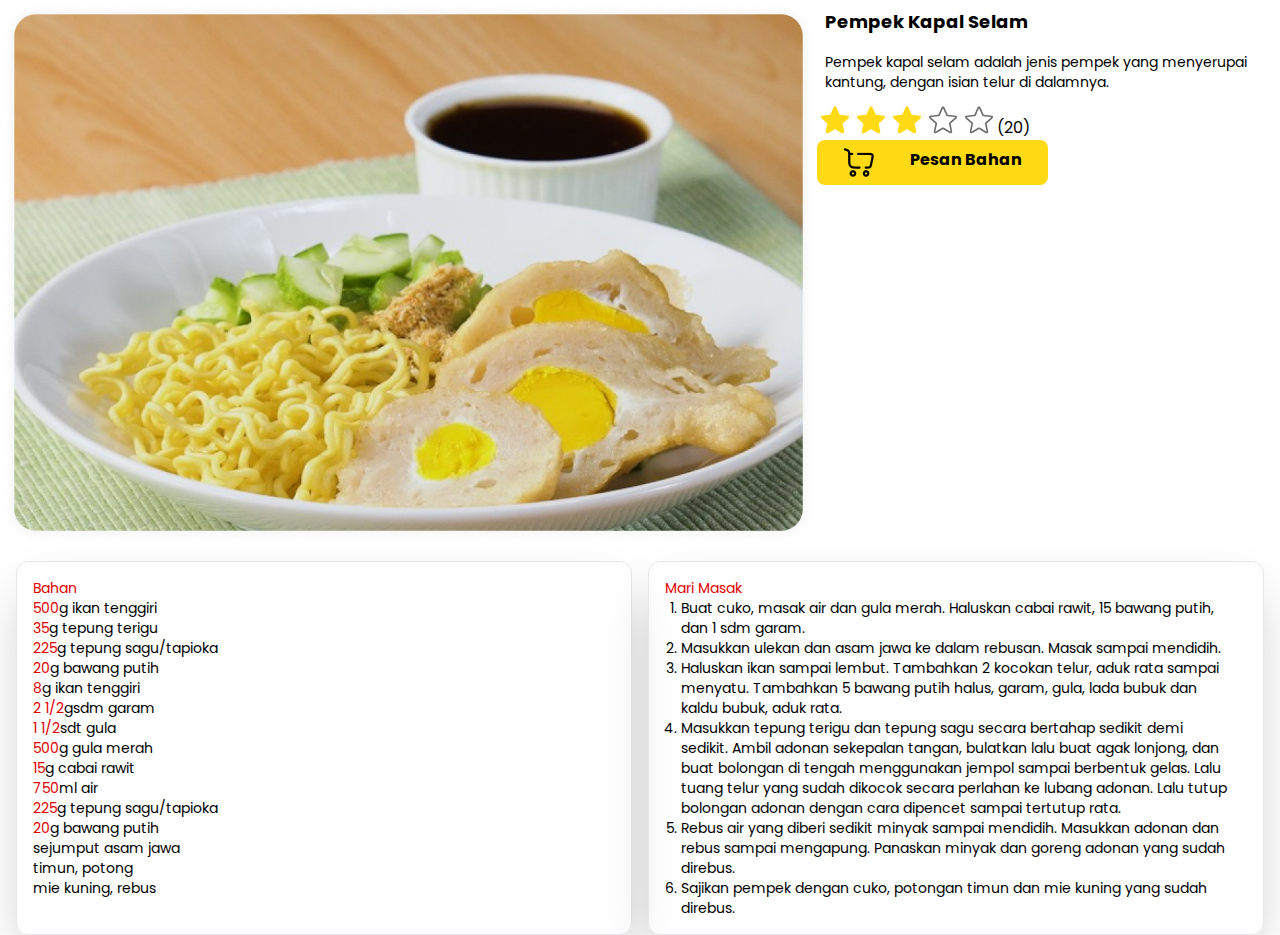
<file: public/recipe-page.html>
<!DOCTYPE html>
<html lang="en">
  <head>
    <meta charset="UTF-8" />
    <meta name="viewport" content="width=device-width, initial-scale=1.0" />

    <!-- Style css output -->
    <link rel="stylesheet" href="./css/styles.css" />

    <!-- Font Poppins -->
    <link rel="preconnect" href="https://fonts.googleapis.com" />
    <link rel="preconnect" href="https://fonts.gstatic.com" crossorigin />
    <link
      href="https://fonts.googleapis.com/css2?family=Poppins:wght@100;200;300;400;500;600;700;800;900&display=swap"
      rel="stylesheet"
    />

    <title>recipe-page</title>
  </head>

  <body>
    <section class="font-poppins">
      <div class="sm:flex">
        <div class="sm:w-full"><img src="./img/Pempek.png" alt="pempek" /></div>
        <div>
          <h5 class="text-lg p-2 font-bold md:text-2xl">Pempek Kapal Selam</h5>
          <p class="p-2 text-sm">
            Pempek kapal selam adalah jenis pempek yang menyerupai kantung,
            dengan isian telur di dalamnya.
          </p>
          <div class="flex">
            <div class="flex items-center">
              <svg
                width="36"
                height="36"
                viewBox="0 0 36 36"
                fill="none"
                xmlns="http://www.w3.org/2000/svg"
              >
                <path
                  d="M16.9037 6.61672C17.2509 5.83766 17.4246 5.44812 17.6664 5.32816C17.8764 5.22395 18.123 5.22395 18.333 5.32816C18.5748 5.44812 18.7485 5.83766 19.0958 6.61672L21.8618 12.8221C21.9645 13.0524 22.0158 13.1676 22.0953 13.2558C22.1655 13.3338 22.2515 13.3962 22.3473 13.4389C22.4558 13.4872 22.5812 13.5005 22.832 13.5269L29.5884 14.24C30.4366 14.3296 30.8607 14.3743 31.0495 14.5672C31.2135 14.7347 31.2897 14.9693 31.2555 15.2013C31.2162 15.4683 30.8994 15.7537 30.2658 16.3248L25.2188 20.8731C25.0316 21.0418 24.9378 21.1263 24.8785 21.229C24.826 21.3201 24.7932 21.421 24.7823 21.5254C24.7698 21.6435 24.7959 21.7668 24.8483 22.0135L26.258 28.6596C26.435 29.494 26.5235 29.9112 26.3984 30.1503C26.2896 30.3582 26.0901 30.5031 25.859 30.5422C25.5929 30.5872 25.2234 30.3742 24.4845 29.9481L18.5993 26.5536C18.3809 26.4276 18.2717 26.3647 18.1556 26.34C18.0528 26.3182 17.9466 26.3182 17.8439 26.34C17.7278 26.3647 17.6186 26.4276 17.4002 26.5536L11.5149 29.9481C10.7761 30.3742 10.4066 30.5872 10.1405 30.5422C9.90935 30.5031 9.70979 30.3582 9.60113 30.1503C9.47604 29.9112 9.56453 29.494 9.74151 28.6596L11.1512 22.0135C11.2035 21.7668 11.2296 21.6435 11.2172 21.5254C11.2062 21.421 11.1734 21.3201 11.1209 21.229C11.0616 21.1263 10.9679 21.0418 10.7806 20.8731L5.73369 16.3248C5.10008 15.7537 4.78326 15.4683 4.74387 15.2013C4.70967 14.9693 4.78589 14.7347 4.9499 14.5672C5.13872 14.3743 5.56284 14.3296 6.41109 14.24L13.1675 13.5269C13.4183 13.5005 13.5437 13.4872 13.6521 13.4389C13.748 13.3962 13.8339 13.3338 13.9042 13.2558C13.9836 13.1676 14.0349 13.0524 14.1376 12.8221L16.9037 6.61672Z"
                  fill="#FEDA15"
                  stroke="#FEDA15"
                  stroke-width="1.66667"
                  stroke-linecap="round"
                  stroke-linejoin="round"
                />
              </svg>
              <svg
                width="36"
                height="36"
                viewBox="0 0 36 36"
                fill="none"
                xmlns="http://www.w3.org/2000/svg"
              >
                <path
                  d="M16.9037 6.61672C17.2509 5.83766 17.4246 5.44812 17.6664 5.32816C17.8764 5.22395 18.123 5.22395 18.333 5.32816C18.5748 5.44812 18.7485 5.83766 19.0958 6.61672L21.8618 12.8221C21.9645 13.0524 22.0158 13.1676 22.0953 13.2558C22.1655 13.3338 22.2515 13.3962 22.3473 13.4389C22.4558 13.4872 22.5812 13.5005 22.832 13.5269L29.5884 14.24C30.4366 14.3296 30.8607 14.3743 31.0495 14.5672C31.2135 14.7347 31.2897 14.9693 31.2555 15.2013C31.2162 15.4683 30.8994 15.7537 30.2658 16.3248L25.2188 20.8731C25.0316 21.0418 24.9378 21.1263 24.8785 21.229C24.826 21.3201 24.7932 21.421 24.7823 21.5254C24.7698 21.6435 24.7959 21.7668 24.8483 22.0135L26.258 28.6596C26.435 29.494 26.5235 29.9112 26.3984 30.1503C26.2896 30.3582 26.0901 30.5031 25.859 30.5422C25.5929 30.5872 25.2234 30.3742 24.4845 29.9481L18.5993 26.5536C18.3809 26.4276 18.2717 26.3647 18.1556 26.34C18.0528 26.3182 17.9466 26.3182 17.8439 26.34C17.7278 26.3647 17.6186 26.4276 17.4002 26.5536L11.5149 29.9481C10.7761 30.3742 10.4066 30.5872 10.1405 30.5422C9.90935 30.5031 9.70979 30.3582 9.60113 30.1503C9.47604 29.9112 9.56453 29.494 9.74151 28.6596L11.1512 22.0135C11.2035 21.7668 11.2296 21.6435 11.2172 21.5254C11.2062 21.421 11.1734 21.3201 11.1209 21.229C11.0616 21.1263 10.9679 21.0418 10.7806 20.8731L5.73369 16.3248C5.10008 15.7537 4.78326 15.4683 4.74387 15.2013C4.70967 14.9693 4.78589 14.7347 4.9499 14.5672C5.13872 14.3743 5.56284 14.3296 6.41109 14.24L13.1675 13.5269C13.4183 13.5005 13.5437 13.4872 13.6521 13.4389C13.748 13.3962 13.8339 13.3338 13.9042 13.2558C13.9836 13.1676 14.0349 13.0524 14.1376 12.8221L16.9037 6.61672Z"
                  fill="#FEDA15"
                  stroke="#FEDA15"
                  stroke-width="1.66667"
                  stroke-linecap="round"
                  stroke-linejoin="round"
                />
              </svg>

              <svg
                width="36"
                height="36"
                viewBox="0 0 36 36"
                fill="none"
                xmlns="http://www.w3.org/2000/svg"
              >
                <path
                  d="M16.9037 6.61672C17.2509 5.83766 17.4246 5.44812 17.6664 5.32816C17.8764 5.22395 18.123 5.22395 18.333 5.32816C18.5748 5.44812 18.7485 5.83766 19.0958 6.61672L21.8618 12.8221C21.9645 13.0524 22.0158 13.1676 22.0953 13.2558C22.1655 13.3338 22.2515 13.3962 22.3473 13.4389C22.4558 13.4872 22.5812 13.5005 22.832 13.5269L29.5884 14.24C30.4366 14.3296 30.8607 14.3743 31.0495 14.5672C31.2135 14.7347 31.2897 14.9693 31.2555 15.2013C31.2162 15.4683 30.8994 15.7537 30.2658 16.3248L25.2188 20.8731C25.0316 21.0418 24.9378 21.1263 24.8785 21.229C24.826 21.3201 24.7932 21.421 24.7823 21.5254C24.7698 21.6435 24.7959 21.7668 24.8483 22.0135L26.258 28.6596C26.435 29.494 26.5235 29.9112 26.3984 30.1503C26.2896 30.3582 26.0901 30.5031 25.859 30.5422C25.5929 30.5872 25.2234 30.3742 24.4845 29.9481L18.5993 26.5536C18.3809 26.4276 18.2717 26.3647 18.1556 26.34C18.0528 26.3182 17.9466 26.3182 17.8439 26.34C17.7278 26.3647 17.6186 26.4276 17.4002 26.5536L11.5149 29.9481C10.7761 30.3742 10.4066 30.5872 10.1405 30.5422C9.90935 30.5031 9.70979 30.3582 9.60113 30.1503C9.47604 29.9112 9.56453 29.494 9.74151 28.6596L11.1512 22.0135C11.2035 21.7668 11.2296 21.6435 11.2172 21.5254C11.2062 21.421 11.1734 21.3201 11.1209 21.229C11.0616 21.1263 10.9679 21.0418 10.7806 20.8731L5.73369 16.3248C5.10008 15.7537 4.78326 15.4683 4.74387 15.2013C4.70967 14.9693 4.78589 14.7347 4.9499 14.5672C5.13872 14.3743 5.56284 14.3296 6.41109 14.24L13.1675 13.5269C13.4183 13.5005 13.5437 13.4872 13.6521 13.4389C13.748 13.3962 13.8339 13.3338 13.9042 13.2558C13.9836 13.1676 14.0349 13.0524 14.1376 12.8221L16.9037 6.61672Z"
                  fill="#FEDA15"
                  stroke="#FEDA15"
                  stroke-width="1.66667"
                  stroke-linecap="round"
                  stroke-linejoin="round"
                />
              </svg>

              <svg
                width="36"
                height="36"
                viewBox="0 0 36 36"
                fill="none"
                xmlns="http://www.w3.org/2000/svg"
              >
                <path
                  d="M16.9037 6.61672C17.2509 5.83766 17.4246 5.44812 17.6664 5.32816C17.8764 5.22395 18.123 5.22395 18.333 5.32816C18.5748 5.44812 18.7485 5.83766 19.0958 6.61672L21.8618 12.8221C21.9645 13.0524 22.0158 13.1676 22.0953 13.2558C22.1655 13.3338 22.2515 13.3962 22.3473 13.4389C22.4558 13.4872 22.5812 13.5005 22.832 13.5269L29.5884 14.24C30.4366 14.3296 30.8607 14.3743 31.0495 14.5672C31.2135 14.7347 31.2897 14.9693 31.2555 15.2013C31.2162 15.4683 30.8994 15.7537 30.2658 16.3248L25.2188 20.8731C25.0316 21.0418 24.9378 21.1263 24.8786 21.229C24.8261 21.3201 24.7932 21.421 24.7823 21.5254C24.7698 21.6435 24.7959 21.7668 24.8483 22.0135L26.258 28.6596C26.435 29.494 26.5235 29.9112 26.3984 30.1503C26.2896 30.3582 26.0901 30.5031 25.859 30.5422C25.5929 30.5872 25.2234 30.3742 24.4845 29.9481L18.5993 26.5536C18.3809 26.4276 18.2717 26.3647 18.1556 26.34C18.0528 26.3182 17.9466 26.3182 17.8439 26.34C17.7278 26.3647 17.6186 26.4276 17.4002 26.5536L11.5149 29.9481C10.7761 30.3742 10.4066 30.5872 10.1405 30.5422C9.90935 30.5031 9.70979 30.3582 9.60113 30.1503C9.47604 29.9112 9.56453 29.494 9.74151 28.6596L11.1512 22.0135C11.2035 21.7668 11.2296 21.6435 11.2172 21.5254C11.2062 21.421 11.1734 21.3201 11.1209 21.229C11.0616 21.1263 10.9679 21.0418 10.7806 20.8731L5.73369 16.3248C5.10008 15.7537 4.78326 15.4683 4.74387 15.2013C4.70967 14.9693 4.78589 14.7347 4.9499 14.5672C5.13872 14.3743 5.56284 14.3296 6.41109 14.24L13.1675 13.5269C13.4183 13.5005 13.5437 13.4872 13.6521 13.4389C13.748 13.3962 13.8339 13.3338 13.9042 13.2558C13.9836 13.1676 14.0349 13.0524 14.1376 12.8221L16.9037 6.61672Z"
                  stroke="#6F6F6F"
                  stroke-width="1.66667"
                  stroke-linecap="round"
                  stroke-linejoin="round"
                />
              </svg>
              <svg
                width="36"
                height="36"
                viewBox="0 0 36 36"
                fill="none"
                xmlns="http://www.w3.org/2000/svg"
              >
                <path
                  d="M16.9037 6.61672C17.2509 5.83766 17.4246 5.44812 17.6664 5.32816C17.8764 5.22395 18.123 5.22395 18.333 5.32816C18.5748 5.44812 18.7485 5.83766 19.0958 6.61672L21.8618 12.8221C21.9645 13.0524 22.0158 13.1676 22.0953 13.2558C22.1655 13.3338 22.2515 13.3962 22.3473 13.4389C22.4558 13.4872 22.5812 13.5005 22.832 13.5269L29.5884 14.24C30.4366 14.3296 30.8607 14.3743 31.0495 14.5672C31.2135 14.7347 31.2897 14.9693 31.2555 15.2013C31.2162 15.4683 30.8994 15.7537 30.2658 16.3248L25.2188 20.8731C25.0316 21.0418 24.9378 21.1263 24.8786 21.229C24.8261 21.3201 24.7932 21.421 24.7823 21.5254C24.7698 21.6435 24.7959 21.7668 24.8483 22.0135L26.258 28.6596C26.435 29.494 26.5235 29.9112 26.3984 30.1503C26.2896 30.3582 26.0901 30.5031 25.859 30.5422C25.5929 30.5872 25.2234 30.3742 24.4845 29.9481L18.5993 26.5536C18.3809 26.4276 18.2717 26.3647 18.1556 26.34C18.0528 26.3182 17.9466 26.3182 17.8439 26.34C17.7278 26.3647 17.6186 26.4276 17.4002 26.5536L11.5149 29.9481C10.7761 30.3742 10.4066 30.5872 10.1405 30.5422C9.90935 30.5031 9.70979 30.3582 9.60113 30.1503C9.47604 29.9112 9.56453 29.494 9.74151 28.6596L11.1512 22.0135C11.2035 21.7668 11.2296 21.6435 11.2172 21.5254C11.2062 21.421 11.1734 21.3201 11.1209 21.229C11.0616 21.1263 10.9679 21.0418 10.7806 20.8731L5.73369 16.3248C5.10008 15.7537 4.78326 15.4683 4.74387 15.2013C4.70967 14.9693 4.78589 14.7347 4.9499 14.5672C5.13872 14.3743 5.56284 14.3296 6.41109 14.24L13.1675 13.5269C13.4183 13.5005 13.5437 13.4872 13.6521 13.4389C13.748 13.3962 13.8339 13.3338 13.9042 13.2558C13.9836 13.1676 14.0349 13.0524 14.1376 12.8221L16.9037 6.61672Z"
                  stroke="#6F6F6F"
                  stroke-width="1.66667"
                  stroke-linecap="round"
                  stroke-linejoin="round"
                />
              </svg>
            </div>
            <p class="pt-4">(20)</p>
          </div>
          <div
            class="inline-flex justify-around p-2 w-1/2 bg-primary rounded-lg sm:mx-auto"
          >
            <img src="./img/SVGRepo_iconCarrier.png" alt="shoppingcart" />

            <a href="#" class="font-bold">Pesan Bahan </a>
          </div>
        </div>
      </div>
      <div class="sm:flex">
        <div class="border rounded-xl shadow-2xl w-5/6 ml-4 mt-4 p-4 text-sm">
          <h3 class="text-tertiary pb-2">Bahan</h3>
          <p><span class="text-tertiary">500</span>g ikan tenggiri</p>
          <p><span class="text-tertiary">35</span>g tepung terigu</p>
          <p><span class="text-tertiary">225</span>g tepung sagu/tapioka</p>
          <p><span class="text-tertiary">20</span>g bawang putih</p>
          <p><span class="text-tertiary">8</span>g ikan tenggiri</p>
          <p><span class="text-tertiary">2 1/2</span>gsdm garam</p>
          <p><span class="text-tertiary">1 1/2</span>sdt gula</p>
          <p><span class="text-tertiary">500</span>g gula merah</p>
          <p><span class="text-tertiary">15</span>g cabai rawit</p>
          <p><span class="text-tertiary">750</span>ml air</p>
          <p><span class="text-tertiary">225</span>g tepung sagu/tapioka</p>
          <p><span class="text-tertiary">20</span>g bawang putih</p>
          <p>sejumput asam jawa</p>
          <p>timun, potong</p>
          <p>mie kuning, rebus</p>
        </div>

        <div class="border rounded-xl shadow-2xl w-5/6 mx-4 mt-4 p-4 text-sm">
          <h3 class="text-tertiary pb-2">Mari Masak</h3>
          <ol class="list-decimal px-4">
            <li>
              Buat cuko, masak air dan gula merah. Haluskan cabai rawit, 15
              bawang putih, dan 1 sdm garam.
            </li>
            <li>
              Masukkan ulekan dan asam jawa ke dalam rebusan. Masak sampai
              mendidih.
            </li>
            <li>
              Haluskan ikan sampai lembut. Tambahkan 2 kocokan telur, aduk rata
              sampai menyatu. Tambahkan 5 bawang putih halus, garam, gula, lada
              bubuk dan kaldu bubuk, aduk rata.
            </li>
            <li>
              Masukkan tepung terigu dan tepung sagu secara bertahap sedikit
              demi sedikit. Ambil adonan sekepalan tangan, bulatkan lalu buat
              agak lonjong, dan buat bolongan di tengah menggunakan jempol
              sampai berbentuk gelas. Lalu tuang telur yang sudah dikocok secara
              perlahan ke lubang adonan. Lalu tutup bolongan adonan dengan cara
              dipencet sampai tertutup rata.
            </li>
            <li>
              Rebus air yang diberi sedikit minyak sampai mendidih. Masukkan
              adonan dan rebus sampai mengapung. Panaskan minyak dan goreng
              adonan yang sudah direbus.
            </li>
            <li>
              Sajikan pempek dengan cuko, potongan timun dan mie kuning yang
              sudah direbus.
            </li>
          </ol>
        </div>
      </div>
    </section>
  </body>
</html>
</file>
<file: public/css/styles.css>
/*
! tailwindcss v3.3.6 | MIT License | https://tailwindcss.com
*/

/*
1. Prevent padding and border from affecting element width. (https://github.com/mozdevs/cssremedy/issues/4)
2. Allow adding a border to an element by just adding a border-width. (https://github.com/tailwindcss/tailwindcss/pull/116)
*/

*,
::before,
::after {
  box-sizing: border-box;
  /* 1 */
  border-width: 0;
  /* 2 */
  border-style: solid;
  /* 2 */
  border-color: #e5e7eb;
  /* 2 */
}

::before,
::after {
  --tw-content: '';
}

/*
1. Use a consistent sensible line-height in all browsers.
2. Prevent adjustments of font size after orientation changes in iOS.
3. Use a more readable tab size.
4. Use the user's configured `sans` font-family by default.
5. Use the user's configured `sans` font-feature-settings by default.
6. Use the user's configured `sans` font-variation-settings by default.
*/

html {
  line-height: 1.5;
  /* 1 */
  -webkit-text-size-adjust: 100%;
  /* 2 */
  -moz-tab-size: 4;
  /* 3 */
  -o-tab-size: 4;
     tab-size: 4;
  /* 3 */
  font-family: ui-sans-serif, system-ui, -apple-system, BlinkMacSystemFont, "Segoe UI", Roboto, "Helvetica Neue", Arial, "Noto Sans", sans-serif, "Apple Color Emoji", "Segoe UI Emoji", "Segoe UI Symbol", "Noto Color Emoji";
  /* 4 */
  font-feature-settings: normal;
  /* 5 */
  font-variation-settings: normal;
  /* 6 */
}

/*
1. Remove the margin in all browsers.
2. Inherit line-height from `html` so users can set them as a class directly on the `html` element.
*/

body {
  margin: 0;
  /* 1 */
  line-height: inherit;
  /* 2 */
}

/*
1. Add the correct height in Firefox.
2. Correct the inheritance of border color in Firefox. (https://bugzilla.mozilla.org/show_bug.cgi?id=190655)
3. Ensure horizontal rules are visible by default.
*/

hr {
  height: 0;
  /* 1 */
  color: inherit;
  /* 2 */
  border-top-width: 1px;
  /* 3 */
}

/*
Add the correct text decoration in Chrome, Edge, and Safari.
*/

abbr:where([title]) {
  -webkit-text-decoration: underline dotted;
          text-decoration: underline dotted;
}

/*
Remove the default font size and weight for headings.
*/

h1,
h2,
h3,
h4,
h5,
h6 {
  font-size: inherit;
  font-weight: inherit;
}

/*
Reset links to optimize for opt-in styling instead of opt-out.
*/

a {
  color: inherit;
  text-decoration: inherit;
}

/*
Add the correct font weight in Edge and Safari.
*/

b,
strong {
  font-weight: bolder;
}

/*
1. Use the user's configured `mono` font-family by default.
2. Use the user's configured `mono` font-feature-settings by default.
3. Use the user's configured `mono` font-variation-settings by default.
4. Correct the odd `em` font sizing in all browsers.
*/

code,
kbd,
samp,
pre {
  font-family: ui-monospace, SFMono-Regular, Menlo, Monaco, Consolas, "Liberation Mono", "Courier New", monospace;
  /* 1 */
  font-feature-settings: normal;
  /* 2 */
  font-variation-settings: normal;
  /* 3 */
  font-size: 1em;
  /* 4 */
}

/*
Add the correct font size in all browsers.
*/

small {
  font-size: 80%;
}

/*
Prevent `sub` and `sup` elements from affecting the line height in all browsers.
*/

sub,
sup {
  font-size: 75%;
  line-height: 0;
  position: relative;
  vertical-align: baseline;
}

sub {
  bottom: -0.25em;
}

sup {
  top: -0.5em;
}

/*
1. Remove text indentation from table contents in Chrome and Safari. (https://bugs.chromium.org/p/chromium/issues/detail?id=999088, https://bugs.webkit.org/show_bug.cgi?id=201297)
2. Correct table border color inheritance in all Chrome and Safari. (https://bugs.chromium.org/p/chromium/issues/detail?id=935729, https://bugs.webkit.org/show_bug.cgi?id=195016)
3. Remove gaps between table borders by default.
*/

table {
  text-indent: 0;
  /* 1 */
  border-color: inherit;
  /* 2 */
  border-collapse: collapse;
  /* 3 */
}

/*
1. Change the font styles in all browsers.
2. Remove the margin in Firefox and Safari.
3. Remove default padding in all browsers.
*/

button,
input,
optgroup,
select,
textarea {
  font-family: inherit;
  /* 1 */
  font-feature-settings: inherit;
  /* 1 */
  font-variation-settings: inherit;
  /* 1 */
  font-size: 100%;
  /* 1 */
  font-weight: inherit;
  /* 1 */
  line-height: inherit;
  /* 1 */
  color: inherit;
  /* 1 */
  margin: 0;
  /* 2 */
  padding: 0;
  /* 3 */
}

/*
Remove the inheritance of text transform in Edge and Firefox.
*/

button,
select {
  text-transform: none;
}

/*
1. Correct the inability to style clickable types in iOS and Safari.
2. Remove default button styles.
*/

button,
[type='button'],
[type='reset'],
[type='submit'] {
  -webkit-appearance: button;
  /* 1 */
  background-color: transparent;
  /* 2 */
  background-image: none;
  /* 2 */
}

/*
Use the modern Firefox focus style for all focusable elements.
*/

:-moz-focusring {
  outline: auto;
}

/*
Remove the additional `:invalid` styles in Firefox. (https://github.com/mozilla/gecko-dev/blob/2f9eacd9d3d995c937b4251a5557d95d494c9be1/layout/style/res/forms.css#L728-L737)
*/

:-moz-ui-invalid {
  box-shadow: none;
}

/*
Add the correct vertical alignment in Chrome and Firefox.
*/

progress {
  vertical-align: baseline;
}

/*
Correct the cursor style of increment and decrement buttons in Safari.
*/

::-webkit-inner-spin-button,
::-webkit-outer-spin-button {
  height: auto;
}

/*
1. Correct the odd appearance in Chrome and Safari.
2. Correct the outline style in Safari.
*/

[type='search'] {
  -webkit-appearance: textfield;
  /* 1 */
  outline-offset: -2px;
  /* 2 */
}

/*
Remove the inner padding in Chrome and Safari on macOS.
*/

::-webkit-search-decoration {
  -webkit-appearance: none;
}

/*
1. Correct the inability to style clickable types in iOS and Safari.
2. Change font properties to `inherit` in Safari.
*/

::-webkit-file-upload-button {
  -webkit-appearance: button;
  /* 1 */
  font: inherit;
  /* 2 */
}

/*
Add the correct display in Chrome and Safari.
*/

summary {
  display: list-item;
}

/*
Removes the default spacing and border for appropriate elements.
*/

blockquote,
dl,
dd,
h1,
h2,
h3,
h4,
h5,
h6,
hr,
figure,
p,
pre {
  margin: 0;
}

fieldset {
  margin: 0;
  padding: 0;
}

legend {
  padding: 0;
}

ol,
ul,
menu {
  list-style: none;
  margin: 0;
  padding: 0;
}

/*
Reset default styling for dialogs.
*/

dialog {
  padding: 0;
}

/*
Prevent resizing textareas horizontally by default.
*/

textarea {
  resize: vertical;
}

/*
1. Reset the default placeholder opacity in Firefox. (https://github.com/tailwindlabs/tailwindcss/issues/3300)
2. Set the default placeholder color to the user's configured gray 400 color.
*/

input::-moz-placeholder, textarea::-moz-placeholder {
  opacity: 1;
  /* 1 */
  color: #9ca3af;
  /* 2 */
}

input::placeholder,
textarea::placeholder {
  opacity: 1;
  /* 1 */
  color: #9ca3af;
  /* 2 */
}

/*
Set the default cursor for buttons.
*/

button,
[role="button"] {
  cursor: pointer;
}

/*
Make sure disabled buttons don't get the pointer cursor.
*/

:disabled {
  cursor: default;
}

/*
1. Make replaced elements `display: block` by default. (https://github.com/mozdevs/cssremedy/issues/14)
2. Add `vertical-align: middle` to align replaced elements more sensibly by default. (https://github.com/jensimmons/cssremedy/issues/14#issuecomment-634934210)
   This can trigger a poorly considered lint error in some tools but is included by design.
*/

img,
svg,
video,
canvas,
audio,
iframe,
embed,
object {
  display: block;
  /* 1 */
  vertical-align: middle;
  /* 2 */
}

/*
Constrain images and videos to the parent width and preserve their intrinsic aspect ratio. (https://github.com/mozdevs/cssremedy/issues/14)
*/

img,
video {
  max-width: 100%;
  height: auto;
}

/* Make elements with the HTML hidden attribute stay hidden by default */

[hidden] {
  display: none;
}

*, ::before, ::after {
  --tw-border-spacing-x: 0;
  --tw-border-spacing-y: 0;
  --tw-translate-x: 0;
  --tw-translate-y: 0;
  --tw-rotate: 0;
  --tw-skew-x: 0;
  --tw-skew-y: 0;
  --tw-scale-x: 1;
  --tw-scale-y: 1;
  --tw-pan-x:  ;
  --tw-pan-y:  ;
  --tw-pinch-zoom:  ;
  --tw-scroll-snap-strictness: proximity;
  --tw-gradient-from-position:  ;
  --tw-gradient-via-position:  ;
  --tw-gradient-to-position:  ;
  --tw-ordinal:  ;
  --tw-slashed-zero:  ;
  --tw-numeric-figure:  ;
  --tw-numeric-spacing:  ;
  --tw-numeric-fraction:  ;
  --tw-ring-inset:  ;
  --tw-ring-offset-width: 0px;
  --tw-ring-offset-color: #fff;
  --tw-ring-color: rgb(59 130 246 / 0.5);
  --tw-ring-offset-shadow: 0 0 #0000;
  --tw-ring-shadow: 0 0 #0000;
  --tw-shadow: 0 0 #0000;
  --tw-shadow-colored: 0 0 #0000;
  --tw-blur:  ;
  --tw-brightness:  ;
  --tw-contrast:  ;
  --tw-grayscale:  ;
  --tw-hue-rotate:  ;
  --tw-invert:  ;
  --tw-saturate:  ;
  --tw-sepia:  ;
  --tw-drop-shadow:  ;
  --tw-backdrop-blur:  ;
  --tw-backdrop-brightness:  ;
  --tw-backdrop-contrast:  ;
  --tw-backdrop-grayscale:  ;
  --tw-backdrop-hue-rotate:  ;
  --tw-backdrop-invert:  ;
  --tw-backdrop-opacity:  ;
  --tw-backdrop-saturate:  ;
  --tw-backdrop-sepia:  ;
}

::backdrop {
  --tw-border-spacing-x: 0;
  --tw-border-spacing-y: 0;
  --tw-translate-x: 0;
  --tw-translate-y: 0;
  --tw-rotate: 0;
  --tw-skew-x: 0;
  --tw-skew-y: 0;
  --tw-scale-x: 1;
  --tw-scale-y: 1;
  --tw-pan-x:  ;
  --tw-pan-y:  ;
  --tw-pinch-zoom:  ;
  --tw-scroll-snap-strictness: proximity;
  --tw-gradient-from-position:  ;
  --tw-gradient-via-position:  ;
  --tw-gradient-to-position:  ;
  --tw-ordinal:  ;
  --tw-slashed-zero:  ;
  --tw-numeric-figure:  ;
  --tw-numeric-spacing:  ;
  --tw-numeric-fraction:  ;
  --tw-ring-inset:  ;
  --tw-ring-offset-width: 0px;
  --tw-ring-offset-color: #fff;
  --tw-ring-color: rgb(59 130 246 / 0.5);
  --tw-ring-offset-shadow: 0 0 #0000;
  --tw-ring-shadow: 0 0 #0000;
  --tw-shadow: 0 0 #0000;
  --tw-shadow-colored: 0 0 #0000;
  --tw-blur:  ;
  --tw-brightness:  ;
  --tw-contrast:  ;
  --tw-grayscale:  ;
  --tw-hue-rotate:  ;
  --tw-invert:  ;
  --tw-saturate:  ;
  --tw-sepia:  ;
  --tw-drop-shadow:  ;
  --tw-backdrop-blur:  ;
  --tw-backdrop-brightness:  ;
  --tw-backdrop-contrast:  ;
  --tw-backdrop-grayscale:  ;
  --tw-backdrop-hue-rotate:  ;
  --tw-backdrop-invert:  ;
  --tw-backdrop-opacity:  ;
  --tw-backdrop-saturate:  ;
  --tw-backdrop-sepia:  ;
}

.container {
  width: 100%;
}

@media (min-width: 640px) {
  .container {
    max-width: 640px;
  }
}

@media (min-width: 768px) {
  .container {
    max-width: 768px;
  }
}

@media (min-width: 1024px) {
  .container {
    max-width: 1024px;
  }
}

@media (min-width: 1280px) {
  .container {
    max-width: 1280px;
  }
}

@media (min-width: 1536px) {
  .container {
    max-width: 1536px;
  }
}

.fixed {
  position: fixed;
}

.absolute {
  position: absolute;
}

.relative {
  position: relative;
}

.-right-1\/2 {
  right: -50%;
}

.-top-\[10px\] {
  top: -10px;
}

.bottom-9 {
  bottom: 2.25rem;
}

.left-0 {
  left: 0px;
}

.left-\[40px\] {
  left: 40px;
}

.right-0 {
  right: 0px;
}

.top-0 {
  top: 0px;
}

.top-1\/2 {
  top: 50%;
}

.top-12 {
  top: 3rem;
}

.top-\[32px\] {
  top: 32px;
}

.top-full {
  top: 100%;
}

.z-10 {
  z-index: 10;
}

.z-20 {
  z-index: 20;
}

.z-\[-1\] {
  z-index: -1;
}

.col-span-2 {
  grid-column: span 2 / span 2;
}

.m-auto {
  margin: auto;
}

.mx-1 {
  margin-left: 0.25rem;
  margin-right: 0.25rem;
}

.my-1 {
  margin-top: 0.25rem;
  margin-bottom: 0.25rem;
}

.my-16 {
  margin-top: 4rem;
  margin-bottom: 4rem;
}

.my-2 {
  margin-top: 0.5rem;
  margin-bottom: 0.5rem;
}

.my-4 {
  margin-top: 1rem;
  margin-bottom: 1rem;
}

.my-5 {
  margin-top: 1.25rem;
  margin-bottom: 1.25rem;
}

.mx-4 {
  margin-left: 1rem;
  margin-right: 1rem;
}

.mb-10 {
  margin-bottom: 2.5rem;
}

.mb-2 {
  margin-bottom: 0.5rem;
}

.mb-20 {
  margin-bottom: 5rem;
}

.mb-3 {
  margin-bottom: 0.75rem;
}

.mb-5 {
  margin-bottom: 1.25rem;
}

.ml-2 {
  margin-left: 0.5rem;
}

.ml-4 {
  margin-left: 1rem;
}

.ml-40 {
  margin-left: 10rem;
}

.ml-\[20px\] {
  margin-left: 20px;
}

.mr-2 {
  margin-right: 0.5rem;
}

.mr-4 {
  margin-right: 1rem;
}

.mr-40 {
  margin-right: 10rem;
}

.mr-\[20px\] {
  margin-right: 20px;
}

.mt-1 {
  margin-top: 0.25rem;
}

.mt-10 {
  margin-top: 2.5rem;
}

.mt-12 {
  margin-top: 3rem;
}

.mt-16 {
  margin-top: 4rem;
}

.mt-2 {
  margin-top: 0.5rem;
}

.mt-20 {
  margin-top: 5rem;
}

.mt-3 {
  margin-top: 0.75rem;
}

.mt-4 {
  margin-top: 1rem;
}

.mt-5 {
  margin-top: 1.25rem;
}

.mt-6 {
  margin-top: 1.5rem;
}

.mt-8 {
  margin-top: 2rem;
}

.mt-\[56px\] {
  margin-top: 56px;
}

.block {
  display: block;
}

.flex {
  display: flex;
}

.inline-flex {
  display: inline-flex;
}

.grid {
  display: grid;
}

.hidden {
  display: none;
}

.h-0 {
  height: 0px;
}

.h-14 {
  height: 3.5rem;
}

.h-32 {
  height: 8rem;
}

.h-5 {
  height: 1.25rem;
}

.h-7 {
  height: 1.75rem;
}

.h-72 {
  height: 18rem;
}

.h-\[14px\] {
  height: 14px;
}

.h-\[30px\] {
  height: 30px;
}

.h-\[32px\] {
  height: 32px;
}

.h-\[4px\] {
  height: 4px;
}

.h-\[50px\] {
  height: 50px;
}

.h-\[78px\] {
  height: 78px;
}

.h-auto {
  height: auto;
}

.h-fit {
  height: -moz-fit-content;
  height: fit-content;
}

.h-full {
  height: 100%;
}

.h-screen {
  height: 100vh;
}

.w-0 {
  width: 0px;
}

.w-1\/2 {
  width: 50%;
}

.w-10 {
  width: 2.5rem;
}

.w-2\/5 {
  width: 40%;
}

.w-20 {
  width: 5rem;
}

.w-24 {
  width: 6rem;
}

.w-5 {
  width: 1.25rem;
}

.w-6\/12 {
  width: 50%;
}

.w-64 {
  width: 16rem;
}

.w-7 {
  width: 1.75rem;
}

.w-8 {
  width: 2rem;
}

.w-\[110px\] {
  width: 110px;
}

.w-\[20px\] {
  width: 20px;
}

.w-\[240px\] {
  width: 240px;
}

.w-\[278px\] {
  width: 278px;
}

.w-\[32px\] {
  width: 32px;
}

.w-\[338px\] {
  width: 338px;
}

.w-\[50\%\] {
  width: 50%;
}

.w-\[50px\] {
  width: 50px;
}

.w-full {
  width: 100%;
}

.w-max {
  width: -moz-max-content;
  width: max-content;
}

.w-screen {
  width: 100vw;
}

.w-5\/6 {
  width: 83.333333%;
}

.min-w-full {
  min-width: 100%;
}

.max-w-\[144px\] {
  max-width: 144px;
}

.max-w-\[150px\] {
  max-width: 150px;
}

.max-w-xs {
  max-width: 20rem;
}

.-translate-y-1\/2 {
  --tw-translate-y: -50%;
  transform: translate(var(--tw-translate-x), var(--tw-translate-y)) rotate(var(--tw-rotate)) skewX(var(--tw-skew-x)) skewY(var(--tw-skew-y)) scaleX(var(--tw-scale-x)) scaleY(var(--tw-scale-y));
}

.transform {
  transform: translate(var(--tw-translate-x), var(--tw-translate-y)) rotate(var(--tw-rotate)) skewX(var(--tw-skew-x)) skewY(var(--tw-skew-y)) scaleX(var(--tw-scale-x)) scaleY(var(--tw-scale-y));
}

@keyframes bounce {
  0%, 100% {
    transform: translateY(-25%);
    animation-timing-function: cubic-bezier(0.8,0,1,1);
  }

  50% {
    transform: none;
    animation-timing-function: cubic-bezier(0,0,0.2,1);
  }
}

.animate-bouncing {
  animation: bounce 2s ease-in infinite;
}

.cursor-pointer {
  cursor: pointer;
}

.select-none {
  -webkit-user-select: none;
     -moz-user-select: none;
          user-select: none;
}

.list-decimal {
  list-style-type: decimal;
}

.grid-cols-1 {
  grid-template-columns: repeat(1, minmax(0, 1fr));
}

.grid-cols-2 {
  grid-template-columns: repeat(2, minmax(0, 1fr));
}

.flex-col {
  flex-direction: column;
}

.flex-wrap {
  flex-wrap: wrap;
}

.place-content-center {
  place-content: center;
}

.items-start {
  align-items: flex-start;
}

.items-end {
  align-items: flex-end;
}

.items-center {
  align-items: center;
}

.justify-center {
  justify-content: center;
}

.justify-between {
  justify-content: space-between;
}

.justify-around {
  justify-content: space-around;
}

.justify-evenly {
  justify-content: space-evenly;
}

.gap-1 {
  gap: 0.25rem;
}

.gap-10 {
  gap: 2.5rem;
}

.gap-2 {
  gap: 0.5rem;
}

.gap-4 {
  gap: 1rem;
}

.gap-5 {
  gap: 1.25rem;
}

.gap-6 {
  gap: 1.5rem;
}

.gap-7 {
  gap: 1.75rem;
}

.gap-8 {
  gap: 2rem;
}

.gap-x-4 {
  -moz-column-gap: 1rem;
       column-gap: 1rem;
}

.gap-y-2 {
  row-gap: 0.5rem;
}

.gap-y-4 {
  row-gap: 1rem;
}

.gap-y-48 {
  row-gap: 12rem;
}

.space-x-4 > :not([hidden]) ~ :not([hidden]) {
  --tw-space-x-reverse: 0;
  margin-right: calc(1rem * var(--tw-space-x-reverse));
  margin-left: calc(1rem * calc(1 - var(--tw-space-x-reverse)));
}

.overflow-hidden {
  overflow: hidden;
}

.overflow-x-hidden {
  overflow-x: hidden;
}

.scroll-smooth {
  scroll-behavior: smooth;
}

.rounded-2xl {
  border-radius: 1rem;
}

.rounded-\[100px\] {
  border-radius: 100px;
}

.rounded-\[15px\] {
  border-radius: 15px;
}

.rounded-full {
  border-radius: 9999px;
}

.rounded-lg {
  border-radius: 0.5rem;
}

.rounded-md {
  border-radius: 0.375rem;
}

.rounded-sm {
  border-radius: 0.125rem;
}

.rounded-xl {
  border-radius: 0.75rem;
}

.rounded-l-2xl {
  border-top-left-radius: 1rem;
  border-bottom-left-radius: 1rem;
}

.rounded-t-2xl {
  border-top-left-radius: 1rem;
  border-top-right-radius: 1rem;
}

.border {
  border-width: 1px;
}

.border-2 {
  border-width: 2px;
}

.border-b-\[15px\] {
  border-bottom-width: 15px;
}

.border-l-\[15px\] {
  border-left-width: 15px;
}

.border-r-\[15px\] {
  border-right-width: 15px;
}

.border-primary {
  --tw-border-opacity: 1;
  border-color: rgb(254 218 21 / var(--tw-border-opacity));
}

.border-yellow-400 {
  --tw-border-opacity: 1;
  border-color: rgb(250 204 21 / var(--tw-border-opacity));
}

.border-b-white {
  --tw-border-opacity: 1;
  border-bottom-color: rgb(255 255 255 / var(--tw-border-opacity));
}

.border-l-transparent {
  border-left-color: transparent;
}

.border-r-transparent {
  border-right-color: transparent;
}

.bg-\[\#000000\] {
  --tw-bg-opacity: 1;
  background-color: rgb(0 0 0 / var(--tw-bg-opacity));
}

.bg-black {
  --tw-bg-opacity: 1;
  background-color: rgb(0 0 0 / var(--tw-bg-opacity));
}

.bg-primary {
  --tw-bg-opacity: 1;
  background-color: rgb(254 218 21 / var(--tw-bg-opacity));
}

.bg-white {
  --tw-bg-opacity: 1;
  background-color: rgb(255 255 255 / var(--tw-bg-opacity));
}

.bg-opacity-80 {
  --tw-bg-opacity: 0.8;
}

.bg-cover {
  background-size: cover;
}

.bg-no-repeat {
  background-repeat: no-repeat;
}

.p-1 {
  padding: 0.25rem;
}

.p-2 {
  padding: 0.5rem;
}

.p-4 {
  padding: 1rem;
}

.p-5 {
  padding: 1.25rem;
}

.px-3 {
  padding-left: 0.75rem;
  padding-right: 0.75rem;
}

.px-4 {
  padding-left: 1rem;
  padding-right: 1rem;
}

.px-6 {
  padding-left: 1.5rem;
  padding-right: 1.5rem;
}

.py-1 {
  padding-top: 0.25rem;
  padding-bottom: 0.25rem;
}

.py-10 {
  padding-top: 2.5rem;
  padding-bottom: 2.5rem;
}

.py-2 {
  padding-top: 0.5rem;
  padding-bottom: 0.5rem;
}

.py-24 {
  padding-top: 6rem;
  padding-bottom: 6rem;
}

.py-4 {
  padding-top: 1rem;
  padding-bottom: 1rem;
}

.py-8 {
  padding-top: 2rem;
  padding-bottom: 2rem;
}

.pl-14 {
  padding-left: 3.5rem;
}

.pl-4 {
  padding-left: 1rem;
}

.pt-4 {
  padding-top: 1rem;
}

.pt-1 {
  padding-top: 0.25rem;
}

.text-left {
  text-align: left;
}

.text-center {
  text-align: center;
}

.font-\[\'Poppins\'\] {
  font-family: 'Poppins';
}

.font-poppins {
  font-family: Poppins, system-ui;
}

.text-2xl {
  font-size: 1.5rem;
  line-height: 2rem;
}

.text-3xl {
  font-size: 1.875rem;
  line-height: 2.25rem;
}

.text-4xl {
  font-size: 2.25rem;
  line-height: 2.5rem;
}

.text-5xl {
  font-size: 3rem;
  line-height: 1;
}

.text-\[20px\] {
  font-size: 20px;
}

.text-\[30px\] {
  font-size: 30px;
}

.text-\[36px\] {
  font-size: 36px;
}

.text-lg {
  font-size: 1.125rem;
  line-height: 1.75rem;
}

.text-sm {
  font-size: 0.875rem;
  line-height: 1.25rem;
}

.text-xl {
  font-size: 1.25rem;
  line-height: 1.75rem;
}

.text-xs {
  font-size: 0.75rem;
  line-height: 1rem;
}

.font-bold {
  font-weight: 700;
}

.font-light {
  font-weight: 300;
}

.font-medium {
  font-weight: 500;
}

.font-normal {
  font-weight: 400;
}

.font-semibold {
  font-weight: 600;
}

.uppercase {
  text-transform: uppercase;
}

.text-black {
  --tw-text-opacity: 1;
  color: rgb(0 0 0 / var(--tw-text-opacity));
}

.text-grayText {
  --tw-text-opacity: 1;
  color: rgb(111 111 111 / var(--tw-text-opacity));
}

.text-headline {
  --tw-text-opacity: 1;
  color: rgb(39 35 31 / var(--tw-text-opacity));
}

.text-primary {
  --tw-text-opacity: 1;
  color: rgb(254 218 21 / var(--tw-text-opacity));
}

.text-red-600 {
  --tw-text-opacity: 1;
  color: rgb(220 38 38 / var(--tw-text-opacity));
}

.text-red-700 {
  --tw-text-opacity: 1;
  color: rgb(185 28 28 / var(--tw-text-opacity));
}

.text-slate-500 {
  --tw-text-opacity: 1;
  color: rgb(100 116 139 / var(--tw-text-opacity));
}

.text-tertiary {
  --tw-text-opacity: 1;
  color: rgb(222 0 1 / var(--tw-text-opacity));
}

.text-white {
  --tw-text-opacity: 1;
  color: rgb(255 255 255 / var(--tw-text-opacity));
}

.underline {
  text-decoration-line: underline;
}

.underline-offset-2 {
  text-underline-offset: 2px;
}

.accent-primary {
  accent-color: #FEDA15;
}

.opacity-100 {
  opacity: 1;
}

.shadow-2xl {
  --tw-shadow: 0 25px 50px -12px rgb(0 0 0 / 0.25);
  --tw-shadow-colored: 0 25px 50px -12px var(--tw-shadow-color);
  box-shadow: var(--tw-ring-offset-shadow, 0 0 #0000), var(--tw-ring-shadow, 0 0 #0000), var(--tw-shadow);
}

.shadow-md {
  --tw-shadow: 0 4px 6px -1px rgb(0 0 0 / 0.1), 0 2px 4px -2px rgb(0 0 0 / 0.1);
  --tw-shadow-colored: 0 4px 6px -1px var(--tw-shadow-color), 0 2px 4px -2px var(--tw-shadow-color);
  box-shadow: var(--tw-ring-offset-shadow, 0 0 #0000), var(--tw-ring-shadow, 0 0 #0000), var(--tw-shadow);
}

.shadow-xl {
  --tw-shadow: 0 20px 25px -5px rgb(0 0 0 / 0.1), 0 8px 10px -6px rgb(0 0 0 / 0.1);
  --tw-shadow-colored: 0 20px 25px -5px var(--tw-shadow-color), 0 8px 10px -6px var(--tw-shadow-color);
  box-shadow: var(--tw-ring-offset-shadow, 0 0 #0000), var(--tw-ring-shadow, 0 0 #0000), var(--tw-shadow);
}

.outline-none {
  outline: 2px solid transparent;
  outline-offset: 2px;
}

.filter {
  filter: var(--tw-blur) var(--tw-brightness) var(--tw-contrast) var(--tw-grayscale) var(--tw-hue-rotate) var(--tw-invert) var(--tw-saturate) var(--tw-sepia) var(--tw-drop-shadow);
}

.backdrop-blur-md {
  --tw-backdrop-blur: blur(12px);
  -webkit-backdrop-filter: var(--tw-backdrop-blur) var(--tw-backdrop-brightness) var(--tw-backdrop-contrast) var(--tw-backdrop-grayscale) var(--tw-backdrop-hue-rotate) var(--tw-backdrop-invert) var(--tw-backdrop-opacity) var(--tw-backdrop-saturate) var(--tw-backdrop-sepia);
          backdrop-filter: var(--tw-backdrop-blur) var(--tw-backdrop-brightness) var(--tw-backdrop-contrast) var(--tw-backdrop-grayscale) var(--tw-backdrop-hue-rotate) var(--tw-backdrop-invert) var(--tw-backdrop-opacity) var(--tw-backdrop-saturate) var(--tw-backdrop-sepia);
}

.transition-all {
  transition-property: all;
  transition-timing-function: cubic-bezier(0.4, 0, 0.2, 1);
  transition-duration: 150ms;
}

.duration-500 {
  transition-duration: 500ms;
}

.swiper-pagination-bullet-active {
  background-color: #fff !important;
}

.wrapper {
  width: 100%;
  position: relative;
}

.wrapper i {
  top: 45%;
  height: 35px;
  width: 35px;
  cursor: pointer;
  font-size: 1.2rem;
  position: absolute;
  text-align: center;
  line-height: 35px;
  background: #fff;
  border-radius: 50%;
  box-shadow: 0 3px 6px rgba(0, 0, 0, 0.23);
  transform: translateY(-50%);
  transition: transform 0.1s linear;
}

.wrapper i:active {
  transform: translateY(-50%) scale(0.85);
}

.wrapper i:first-child {
  left: -22px;
}

.wrapper i:last-child {
  right: -22px;
}

.wrapper .carousel {
  display: grid;
  grid-auto-flow: column;
  grid-auto-columns: calc((100% / 4) - 12px);
  overflow-x: auto;
  scroll-snap-type: x mandatory;
  gap: 16px;
  border-radius: 8px;
  scroll-behavior: smooth;
  scrollbar-width: none;
}

.carousel::-webkit-scrollbar {
  display: none;
}

.carousel.no-transition {
  scroll-behavior: auto;
}

.carousel.dragging {
  scroll-snap-type: none;
  scroll-behavior: auto;
}

.carousel.dragging .card {
  cursor: grab;
  -webkit-user-select: none;
     -moz-user-select: none;
          user-select: none;
}

.carousel :where(.card, .img) {
  display: flex;
  justify-content: center;
  align-items: center;
}

.carousel .card {
  scroll-snap-align: start;
  list-style: none;
  background: #fff;
  cursor: pointer;
  flex-direction: column;
  border-radius: 8px;
}

.carousel .card .img {
  background: #8b53ff;
  height: 148px;
  width: 148px;
  border-radius: 50%;
}

.card .img img {
  width: 140px;
  height: 140px;
  border-radius: 50%;
  -o-object-fit: cover;
     object-fit: cover;
  border: 4px solid #fff;
}

.carousel .card h2 {
  font-weight: 500;
  font-size: 1.56rem;
  margin: 30px 0 5px;
}

.carousel .card span {
  color: #6a6d78;
  font-size: 1.31rem;
}

@media screen and (max-width: 900px) {
  .wrapper .carousel {
    grid-auto-columns: calc((100% / 3) - 9px);
  }

  .wrapper i {
    display: block;
  }
}

@media screen and (max-width: 600px) {
  .wrapper .carousel {
    grid-auto-columns: calc((100% / 2) - 6px);
  }

  .wrapper i {
    display: none;
  }
}

.marker\:text-tertiary *::marker {
  color: rgb(222 0 1 );
}

.marker\:text-tertiary::marker {
  color: rgb(222 0 1 );
}

.hover\:bg-gray-100:hover {
  --tw-bg-opacity: 1;
  background-color: rgb(243 244 246 / var(--tw-bg-opacity));
}

@media (min-width: 640px) {
  .sm\:mx-auto {
    margin-left: auto;
    margin-right: auto;
  }

  .sm\:flex {
    display: flex;
  }

  .sm\:hidden {
    display: none;
  }

  .sm\:h-44 {
    height: 11rem;
  }

  .sm\:w-96 {
    width: 24rem;
  }

  .sm\:w-full {
    width: 100%;
  }

  .sm\:max-w-\[200px\] {
    max-width: 200px;
  }

  .sm\:grid-cols-3 {
    grid-template-columns: repeat(3, minmax(0, 1fr));
  }

  .sm\:flex-row {
    flex-direction: row;
  }

  .sm\:px-8 {
    padding-left: 2rem;
    padding-right: 2rem;
  }

  .sm\:py-4 {
    padding-top: 1rem;
    padding-bottom: 1rem;
  }
}

@media (min-width: 768px) {
  .md\:left-\[70px\] {
    left: 70px;
  }

  .md\:left-full {
    left: 100%;
  }

  .md\:top-\[95px\] {
    top: 95px;
  }

  .md\:ml-\[40px\] {
    margin-left: 40px;
  }

  .md\:flex {
    display: flex;
  }

  .md\:hidden {
    display: none;
  }

  .md\:h-52 {
    height: 13rem;
  }

  .md\:h-\[37px\] {
    height: 37px;
  }

  .md\:h-\[90\%\] {
    height: 90%;
  }

  .md\:w-6\/12 {
    width: 50%;
  }

  .md\:w-\[338px\] {
    width: 338px;
  }

  .md\:grid-cols-3 {
    grid-template-columns: repeat(3, minmax(0, 1fr));
  }

  .md\:flex-row {
    flex-direction: row;
  }

  .md\:items-end {
    align-items: flex-end;
  }

  .md\:items-center {
    align-items: center;
  }

  .md\:border-2 {
    border-width: 2px;
  }

  .md\:border-primary {
    --tw-border-opacity: 1;
    border-color: rgb(254 218 21 / var(--tw-border-opacity));
  }

  .md\:p-1 {
    padding: 0.25rem;
  }

  .md\:p-16 {
    padding: 4rem;
  }

  .md\:p-4 {
    padding: 1rem;
  }

  .md\:px-12 {
    padding-left: 3rem;
    padding-right: 3rem;
  }

  .md\:px-14 {
    padding-left: 3.5rem;
    padding-right: 3.5rem;
  }

  .md\:py-6 {
    padding-top: 1.5rem;
    padding-bottom: 1.5rem;
  }

  .md\:text-5xl {
    font-size: 3rem;
    line-height: 1;
  }

  .md\:text-6xl {
    font-size: 3.75rem;
    line-height: 1;
  }

  .md\:text-base {
    font-size: 1rem;
    line-height: 1.5rem;
  }

  .md\:text-sm {
    font-size: 0.875rem;
    line-height: 1.25rem;
  }
}

@media (min-width: 1024px) {
  .lg\:left-\[75px\] {
    left: 75px;
  }

  .lg\:top-\[165px\] {
    top: 165px;
  }

  .lg\:ml-\[40px\] {
    margin-left: 40px;
  }

  .lg\:block {
    display: block;
  }

  .lg\:h-72 {
    height: 18rem;
  }

  .lg\:h-\[37px\] {
    height: 37px;
  }

  .lg\:w-\[338px\] {
    width: 338px;
  }

  .lg\:w-\[80\%\] {
    width: 80%;
  }

  .lg\:max-w-lg {
    max-width: 32rem;
  }

  .lg\:max-w-xl {
    max-width: 36rem;
  }

  .lg\:grid-cols-3 {
    grid-template-columns: repeat(3, minmax(0, 1fr));
  }

  .lg\:grid-cols-4 {
    grid-template-columns: repeat(4, minmax(0, 1fr));
  }

  .lg\:items-center {
    align-items: center;
  }

  .lg\:p-1 {
    padding: 0.25rem;
  }

  .lg\:p-4 {
    padding: 1rem;
  }

  .lg\:text-6xl {
    font-size: 3.75rem;
    line-height: 1;
  }
}

@media (min-width: 1280px) {
  .xl\:mt-8 {
    margin-top: 2rem;
  }

  .xl\:w-32 {
    width: 8rem;
  }

  .xl\:w-\[30rem\] {
    width: 30rem;
  }

  .xl\:grid-cols-3 {
    grid-template-columns: repeat(3, minmax(0, 1fr));
  }

  .xl\:justify-between {
    justify-content: space-between;
  }

  .xl\:gap-x-8 {
    -moz-column-gap: 2rem;
         column-gap: 2rem;
  }

  .xl\:gap-y-0 {
    row-gap: 0px;
  }

  .xl\:gap-y-4 {
    row-gap: 1rem;
  }

  .xl\:px-40 {
    padding-left: 10rem;
    padding-right: 10rem;
  }

  .xl\:py-20 {
    padding-top: 5rem;
    padding-bottom: 5rem;
  }

  .xl\:py-4 {
    padding-top: 1rem;
    padding-bottom: 1rem;
  }

  .xl\:py-8 {
    padding-top: 2rem;
    padding-bottom: 2rem;
  }
}
</file>
